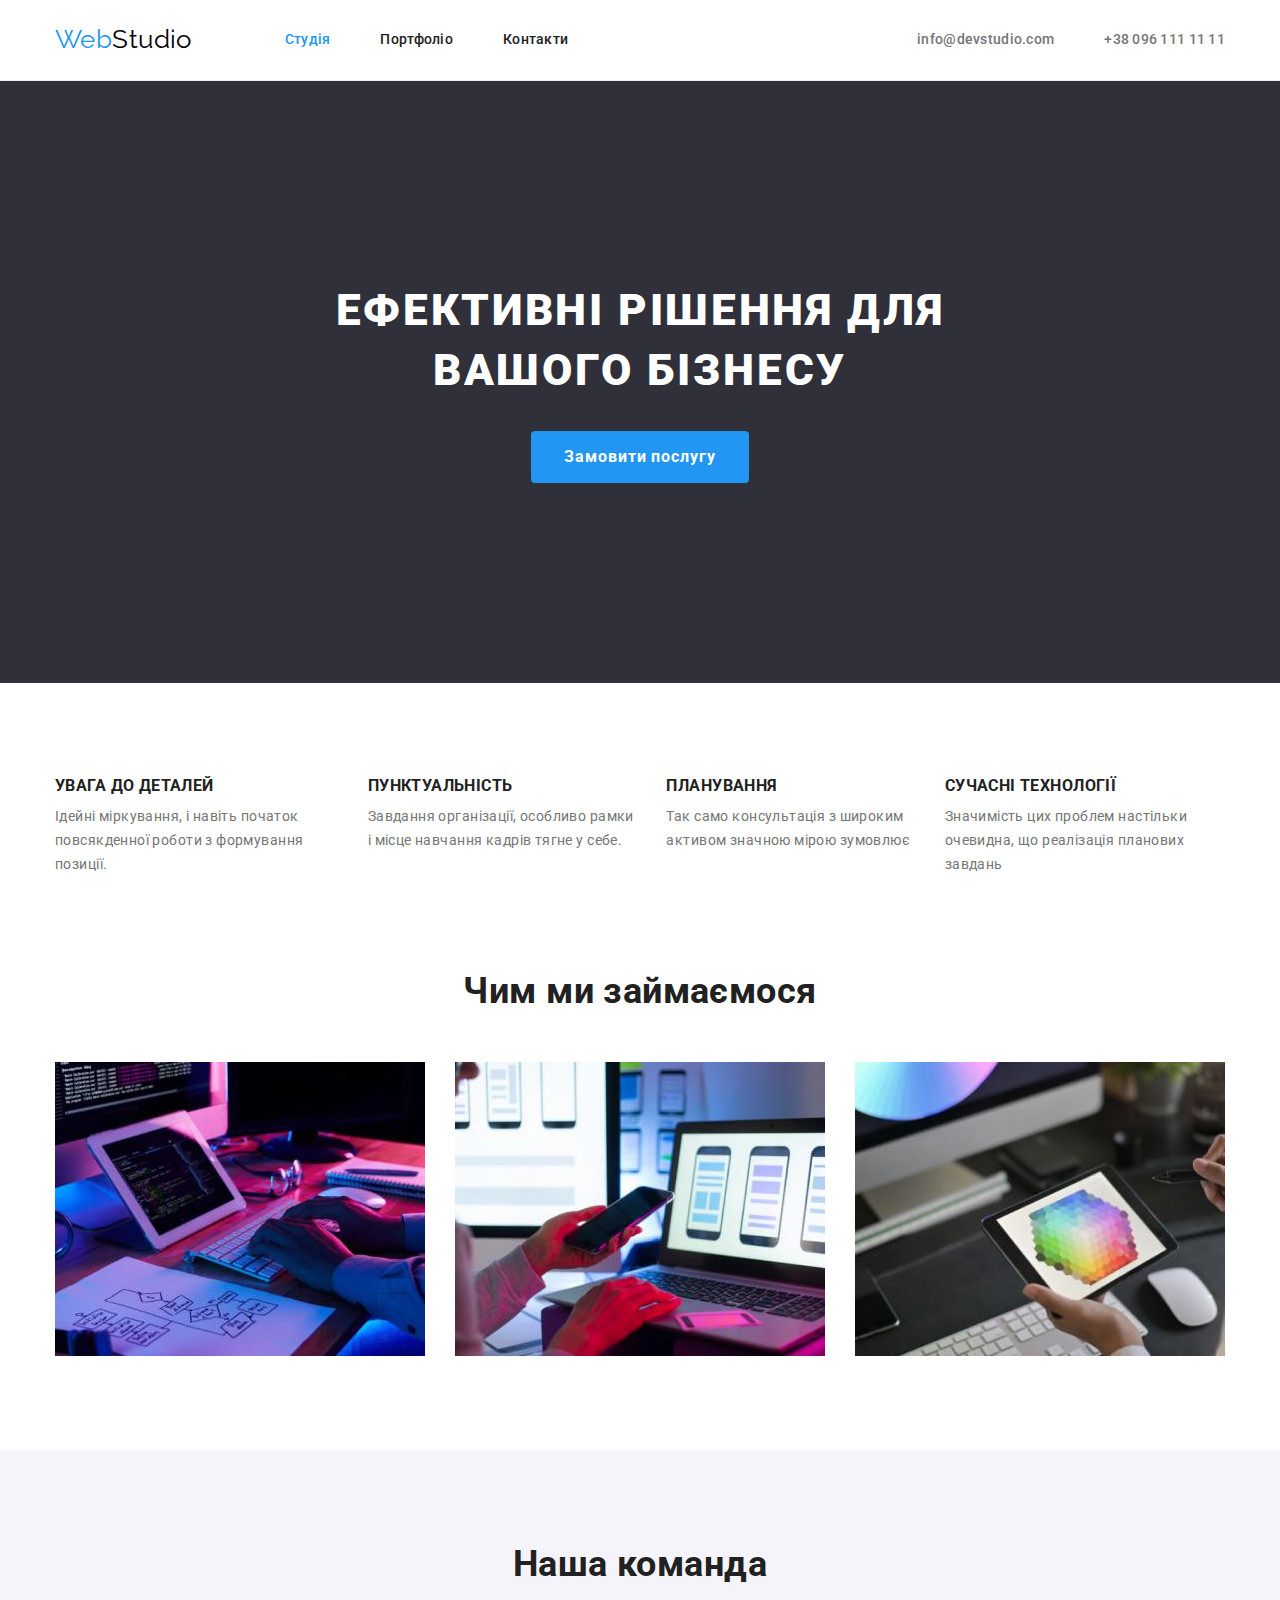
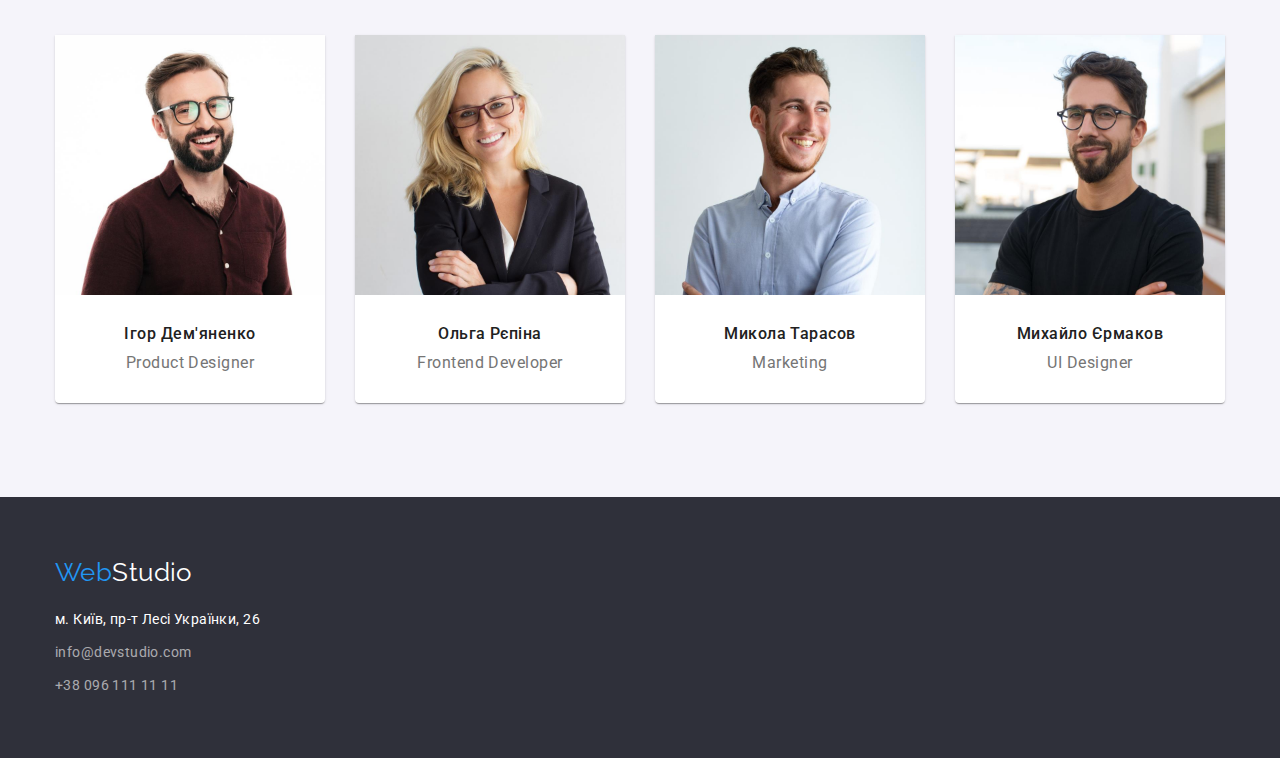
<file: index.html>
<!DOCTYPE html>
<html lang="uk">
    <head>
        <meta charset="UTF-8">
        <meta http-equiv="X-UA-Compatible" content="IE=edge">
        <meta name="viewport" content="width=device-width, initial-scale=1.0">
        <title>WebStudio</title>
        <link href="https://fonts.googleapis.com/css2?family=Raleway:wght@700&family=Roboto:wght@400;500;700;900&display=swap" rel="stylesheet">             
        <link rel="stylesheet" href="https://cdnjs.cloudflare.com/ajax/libs/modern-normalize/1.1.0/modern-normalize.min.css">
        <link rel="stylesheet" href="./css/styles.css" />
    </head>
    <body> 
        <header class="page-header">
            <div class="container hd">
                <nav class="nav-hd">
                    <a href="/" class="logo-header">
                        <span class="logo-web">Web</span>Studio
                    </a>
                    <ul class="site-nav list">
                        <li><a href="./index.html" class="link current">Студія</a></li>
                        <li><a href="./portfolio.html" class="link">Портфоліо</a></li>
                        <li><a href="#" class="link">Контакти</a></li>
                    </ul>                  
                </nav>
                <ul class="contact-hd list">
                    <li><a href="mailto:info@devstudio.com" class="contact-link">
                        info@devstudio.com</a></li>
                    <li><a href="tel:+380961111111" class="contact-link">
                        +38 096 111 11 11</a></li>
                </ul>
            </div>             
        </header>
        <main>
            
            <!--Hero-->
            <section class="section hero">
                <div class="container">
                    <h1 class="hero-title">Ефективні рішення для вашого бізнесу</h1>
                    <button class="button primary">Замовити послугу</button>
                </div>                
            </section>
            
            <!--Переваги компанії-->
            <section class="section benefits">
                <div class="container benefits">
                    <h2 hidden>Наші переваги</h2>
                    <ul class="benefits list">
                        <li>
                            <h3 class="section-list-title">УВАГА ДО ДЕТАЛЕЙ</h3>
                            <p>
                                Ідейні міркування, і навіть початок повсякденної роботи з формування позиції.
                            </p>
                        </li>
                        <li>
                            <h3 class="section-list-title">ПУНКТУАЛЬНІСТЬ</h3>
                            <p>
                                Завдання організації, особливо рамки і місце навчання кадрів тягне у себе.
                            </p>
                        </li>
                        <li>
                            <h3 class="section-list-title">ПЛАНУВАННЯ</h3>
                            <p>
                                Так само консультація з широким активом значною мірою зумовлює
                            </p>
                        </li>
                        <li>
                            <h3 class="section-list-title">СУЧАСНІ ТЕХНОЛОГІЇ</h3>
                            <p>
                                Значимість цих проблем настільки очевидна, що реалізація планових завдань
                            </p>
                        </li>
                    </ul>                
                </div>                
            </section>

            <!--Чим ми займаємось-->
            <section class="section-ocupation">
                <div class="container ocupation">
                    <h2 class="section-title ocupation">Чим ми займаємося</h2>
                    <ul class="ocupation list">
                        <li><img src="./images/box1.jpg" alt="Людина працює за клавіатурою" width="370"></li>
                        <li><img src="./images/box2.jpg" alt="Людина працює на телефоні і компьютері" width="370"></li>
                        <li><img src="./images/box3.jpg" alt="Людина працює на планшеті" width="370"></li>
                    </ul>
                </div>                
            </section>

            <!--Наша команда-->
            <section class="section-comand">
                <div class="container">
                    <h2 class="section-title comand">Наша команда</h2>
                    <ul class="flax-container-comand list">
                        <li class="card-comand">
                            <img src="./images/Igor.jpg" alt="фото Ігор Дем'яненко" width="270">
                            <div class="meta-comand">
                                <h3 class="section-name">Ігор Дем'яненко</h3>
                                <p class="profession">Product Designer</p>
                            </div>                
                        </li>
                        <li class="card-comand">
                            <img src="./images/Olga.jpg" alt="фото Ольга Рєпіна" width="270">
                            <div class="meta-comand">
                                <h3 class="section-name">Ольга Рєпіна</h3>
                                <p class="profession">Frontend Developer</p>
                            </div>                
                        </li>
                        <li class="card-comand">
                            <img src="./images/Mykola.jpg" alt="фото Микола Тарасов" width="270">
                            <div class="meta-comand">
                                <h3 class="section-name">Микола Тарасов</h3>
                                <p class="profession">Marketing</p>
                            </div>                 
                        </li>
                        <li class="card-comand">
                            <img src="./images/Mihajlo.jpg" alt="фото Михайло Єрмаков" width="270">
                            <div class="meta-comand">
                                <h3 class="section-name">Михайло Єрмаков</h3>
                                <p class="profession">UI Designer</p>
                            </div>                 
                        </li>
                    </ul>
                    
                        
                                    
                </div>                            
            </section>
        </main>
        <footer class="footer">
            <div class="container ft">
                <a href="/" class="logo-footer">
                    <span class="logo-web">Web</span>Studio
                </a>
                <address>                
                    <ul class="contact-ft list">
                        <li>
                            <a href="#" class="contact-adr-link">м. Київ, пр-т Лесі Українки, 26</a>
                        </li>
                        <li>
                            <a href="mailto:info@devstudio.com" class="contact-link">info@devstudio.com</a>
                        </li>
                        <li>
                            <a href="tel:+380961111111" class="contact-link">+38 096 111 11 11</a>
                        </li>                    
                    </ul>                
                </address>
            </div>            
        </footer>
    </body>
</html>
</file>
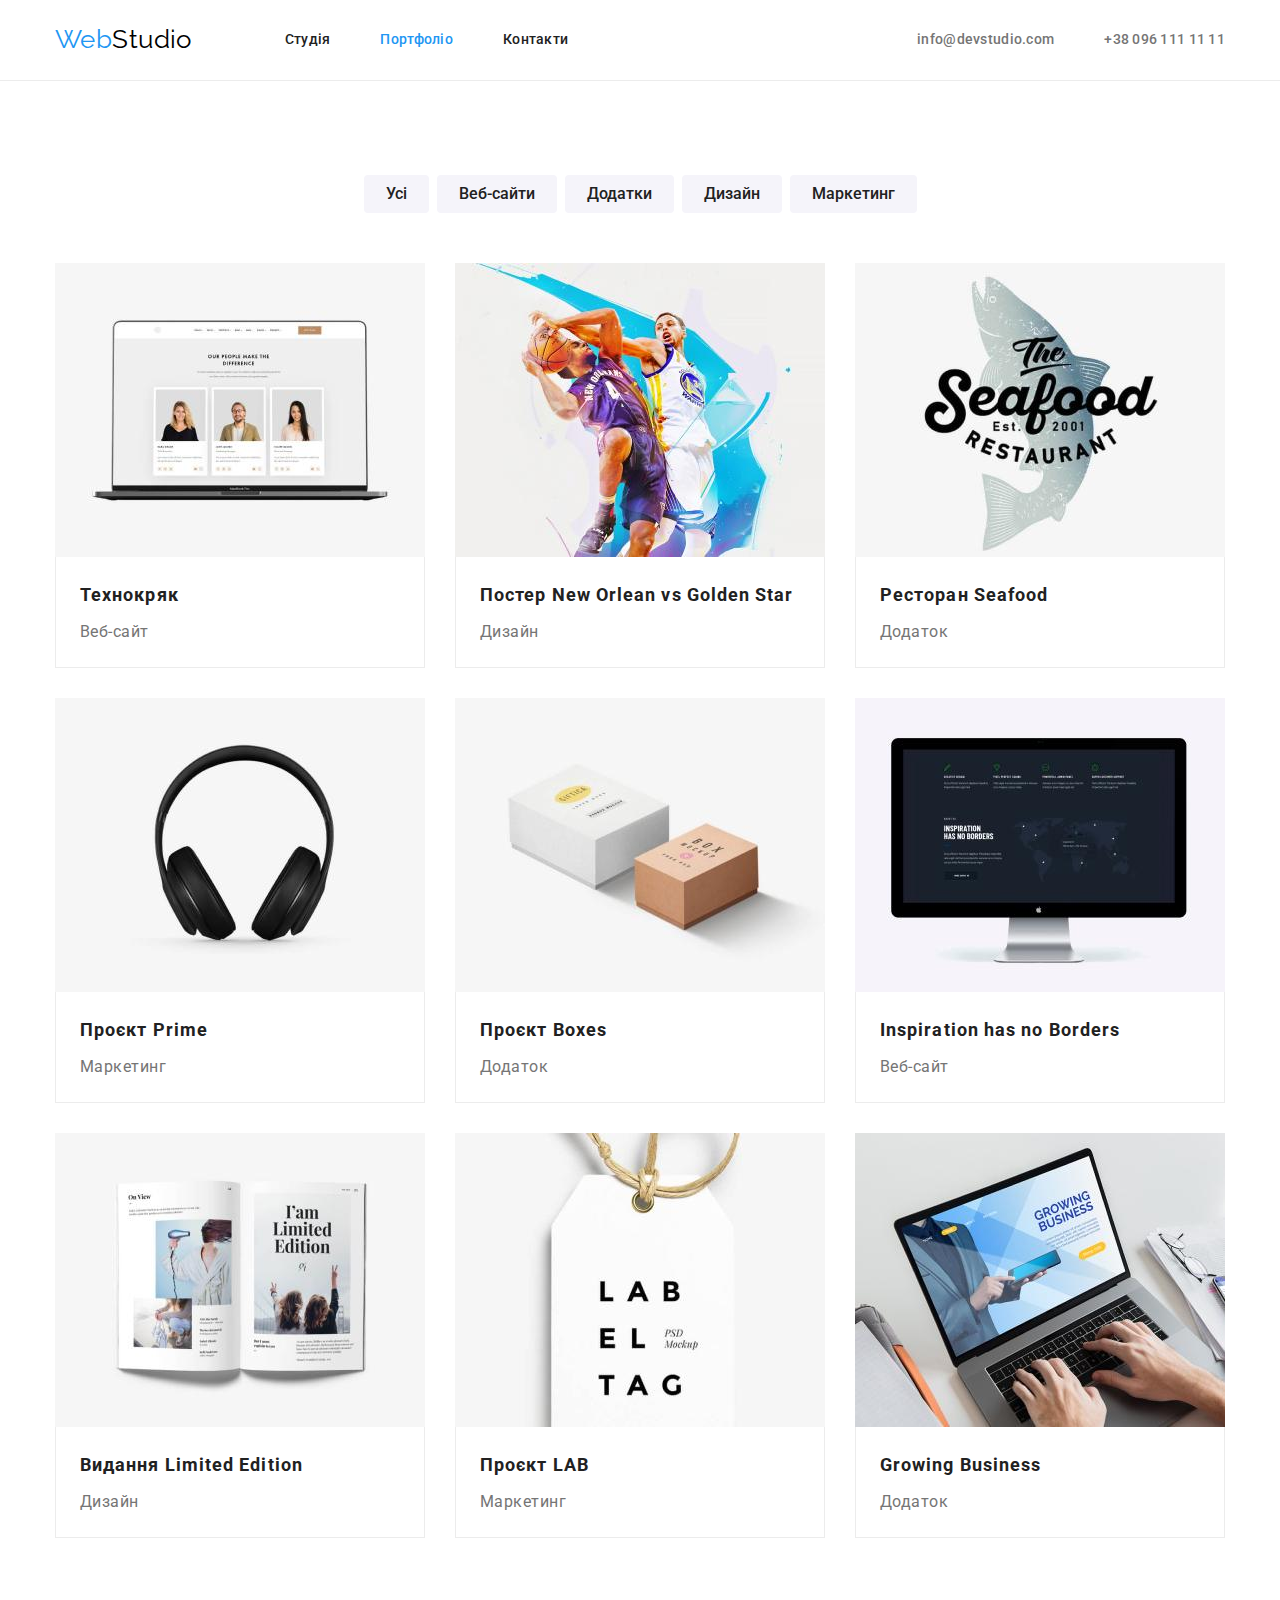
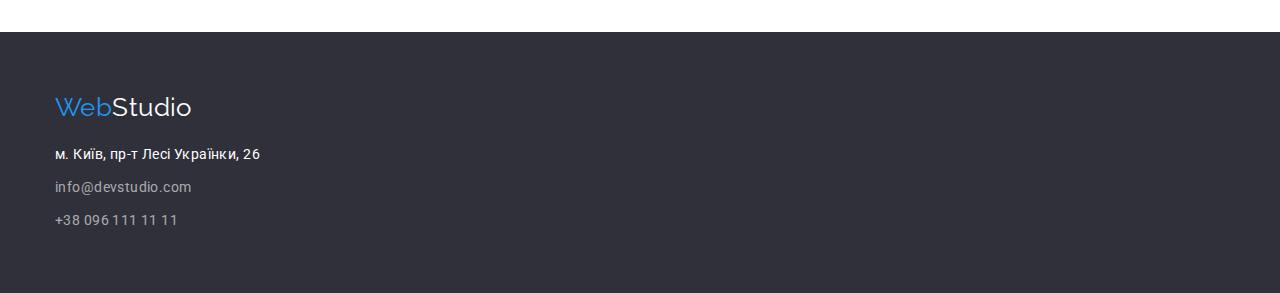
<file: portfolio.html>
<!DOCTYPE html>
<html lang="uk">
    <head>
        <meta charset="UTF-8">
        <meta http-equiv="X-UA-Compatible" content="IE=edge">
        <meta name="viewport" content="width=device-width, initial-scale=1.0">
        <title>WebStudio</title>
        <link href="https://fonts.googleapis.com/css2?family=Raleway:wght@700&family=Roboto:wght@400;500;700;900&display=swap" rel="stylesheet">             
        <link rel="stylesheet" href="https://cdnjs.cloudflare.com/ajax/libs/modern-normalize/1.1.0/modern-normalize.min.css">
        <link rel="stylesheet" href="./css/styles.css" />
    </head>
    <body>
        <header class="page-header">
            <div class="container hd">
                <nav class="nav-hd">
                    <a href="/" class="logo-header">
                        <span class="logo-web">Web</span>Studio
                    </a>
                    <ul class="site-nav list">
                        <li><a href="./index.html" class="link">Студія</a></li>
                        <li><a href="./portfolio.html" class="link current">Портфоліо</a></li>
                        <li><a href="#" class="link">Контакти</a></li>
                    </ul>                  
                </nav>
                <ul class="contact-hd list">
                    <li><a href="mailto:info@devstudio.com" class="contact-link">
                        info@devstudio.com</a></li>
                    <li><a href="tel:+380961111111" class="contact-link">
                        +38 096 111 11 11</a></li>
                </ul>
            </div>             
        </header>
        <main>

            <!--Навігація робіт--> 

            <section class="work-nav">
                <div class="container work">
                    <h2 hidden>Навігація робіт</h2>
                    <ul class="work-nav list">
                        <li><button class="button-secondary">Усі</button></li>
                        <li><button class="button-secondary">Веб-сайти</button></li>
                        <li><button class="button-secondary">Додатки</button></li>
                        <li><button class="button-secondary">Дизайн</button></li>
                        <li><button class="button-secondary">Маркетинг</button></li>              
                    </ul>
    
                    <!--Приклади робіт-->
    
                    <h2 hidden>Приклади робіт</h2>                    
                        <ul class="examples list">
                                <li class="card">
                                    <img src="./images/Tehnokrak.jpg" alt="Ноутбук з трьома фотографіями" width="370">
                                    <div class="meta">
                                        <h3 class="examples-name">Технокряк</h3>
                                        <p class="examples-type">Веб-сайт</p>
                                    </div>                                                        
                                </li>
                                <li class="card">
                                    <img src="./images/New-Orlean-vs-Golden-Star.jpg" alt="Баскетболісти грають у баскетбол" width="370">
                                    <div class="meta">
                                        <h3 class="examples-name">Постер New Orlean vs Golden Star</h3>
                                        <p class="examples-type">Дизайн</p>
                                    </div> 
                                </li>
                                <li class="card">
                                    <img src="./images/Seafood.jpg" alt="Лого ресторана з рибою" width="370">
                                    <div class="meta">
                                        <h3 class="examples-name">Ресторан Seafood</h3>
                                        <p class="examples-type">Додаток</p> 
                                    </div>               
                                </li>
                                <li class="card">
                                    <img src="./images/Prime-project.jpg" alt="Зображення навушників" width="370">
                                    <div class="meta">
                                        <h3 class="examples-name">Проєкт Prime</h3>
                                        <p class="examples-type">Маркетинг</p>
                                    </div>                  
                                </li>
                                <li class="card">
                                    <img src="./images/Boxes.jpg" alt="Дві коробки різного кольору" width="370">
                                    <div class="meta">
                                        <h3 class="examples-name">Проєкт Boxes</h3>
                                        <p class="examples-type">Додаток</p>
                                    </div>                 
                                </li>
                                <li class="card">
                                    <img src="./images/Inspiration-has-no-Borders.jpg" alt="Монітор з темним зображенням сайту" width="370">
                                    <div class="meta">
                                        <h3 class="examples-name">Inspiration has no Borders</h3>
                                        <p class="examples-type">Веб-сайт</p>
                                    </div>                  
                                </li>
                                <li class="card">
                                    <img src="./images/Limited-edition.jpg" alt="Розгорнутий журнал" width="370">
                                    <div class="meta">
                                        <h3 class="examples-name">Видання Limited Edition</h3>
                                        <p class="examples-type">Дизайн</p>
                                    </div>                 
                                </li>
                                <li class="card">
                                    <img src="./images/Lab-project.jpg" alt="Бірка з текстом" width="370">
                                    <div class="meta">
                                        <h3 class="examples-name">Проєкт LAB</h3>
                                        <p class="examples-type">Маркетинг</p>
                                    </div>                  
                                </li>
                                <li class="card">
                                    <img src="./images/Growing-business.jpg" alt="Руки працюють на клавіатурі ноутбука" width="370">
                                    <div class="meta">
                                        <h3 class="examples-name">Growing Business</h3>
                                        <p class="examples-type">Додаток</p>
                                    </div>                 
                                </li>               
                        </ul>                        
                </div>                
            </section>           
        </main>
        <footer class="footer">
            <div class="container ft">
                <a href="/" class="logo-footer">
                    <span class="logo-web">Web</span>Studio
                </a>
                <address>                
                    <ul class="contact-ft list">
                        <li>
                            <a href="#" class="contact-adr-link">м. Київ, пр-т Лесі Українки, 26</a>
                        </li>
                        <li>
                            <a href="mailto:info@devstudio.com" class="contact-link">info@devstudio.com</a>
                        </li>
                        <li>
                            <a href="tel:+380961111111" class="contact-link">+38 096 111 11 11</a>
                        </li>                    
                    </ul>                
                </address>
            </div>            
        </footer>
    </body>
</html>
</file>
<file: css/styles.css>
:root {
    --primary-text-color: #757575;
    --title-text-color: #212121;
    --accent-color: #2196F3;
    --contact-footer-color: rgba(255, 255, 255, 0.6);
    --button-sec-color: #F5F4FA;
    --text-wight: #ffffff;
}

body {
    background-color: white;
    color: var(--primary-text-color);
    font-family: Roboto, Calibri, sans-serif;
    font-weight: 400;
    font-size: 14px;
    line-height: 1.71;
    letter-spacing: 0.03em;
}

h1, h2, h3, h4, h5, h6, p, ul {
    margin: 0;
	padding: 0;
	border: 0;
}

img {
    display: block;
    max-width: 100%;
    height: auto;
}

.list {
    padding: 0;
    margin: 0;
    list-style: none;
}

.container {
    width: 1200px;
    padding: 0 15px;
    margin: 0 auto;
}

/* Header */

.page-header {    
    padding-top: 24px;
    padding-bottom: 25px;
    border-bottom: 1px solid #ECECEC;
}

.hd {
    display: flex;
    align-items: center;
}

.nav-hd {
    display: flex;
    align-items: center;
}

/* Logo */

.logo-header {
    font-family: Raleway, cursive;
    font-size: 26px;
    line-height: 1.2;
    color: #000000;
    text-decoration: none
}

.logo-web {
    font-family: Raleway, cursive;
    font-size: 26px;
    line-height: 1.2;
    color: var(--accent-color);
}

/* Site nav */

.site-nav {
    display: flex;
    margin-left: 93px;
}

.site-nav li + li {
    margin-left: 50px;
}

.site-nav .link {
    color: var(--title-text-color);
    font-weight: 500;
    line-height: 1.14;
    letter-spacing: 0.02em;
    text-decoration: none
}

.site-nav .link:hover, 
.site-nav .link:focus,
.contact-hd .contact-link:hover,
.contact-hd .contact-link:focus {
    color: var(--accent-color);
}

.site-nav .link.current {
    color: var(--accent-color);
}

/* Contact header*/

.contact-hd .contact-link {
    color: var(--primary-text-color);
    font-weight: 500;
    line-height: 1.14;
    letter-spacing: 0.02em;
    text-decoration: none
}

.contact-hd {
    display: flex;
    margin-left: auto;
}

.contact-hd li + li {
    margin-left: 50px;
}

/* Hero */

.container.hero {
    padding: 0;

}

.hero {
    text-align: center;
    padding-top: 200px;
    padding-bottom: 200px;
}

.hero,
.footer {
    background-color: #2F303A;
}

.hero-title {
    width: 696px;
    padding: 0;
    margin: auto;
    margin-bottom: 30px;
    
    color: #FFFFFF;
    font-weight: 900;
    font-size: 44px;
    line-height: 1.36;
    letter-spacing: 0.06em;
    text-transform: uppercase;
}

/* Button */

.button {

}

.button.primary {
    border-radius: 4px;
    padding: 10px 32px;
    border: 1px solid transparent;

    color: white;
    background-color: var(--accent-color);
    font-weight: 700;
    font-size: 16px;
    line-height: 1.87;
    letter-spacing: 0.06em;
    cursor: pointer;
}

.button-secondary {
    border-radius: 4px;
    padding: 6px 22px;
    border: none;
   
    color: var(--title-text-color);
    background-color: var(--button-sec-color);
    font-weight: 500;
    font-size: 16px;
    line-height: 1.62;
    cursor: pointer;
}

.button-secondary:hover,
.button-secondary:focus {
    color: var(--text-wight);
    background: var(--accent-color);
}

/* Page */

.list p {
    margin: 0;
}


/* Benefits */

.section.benefits {
    padding-top: 94px;
    padding-bottom: 94px;
}

.benefits.list {
    display: flex;
}

.benefits.list li + li {
    margin-left: 30px;
}

.section-list-title {
    margin: 0;
    margin-bottom: 10px;
    color: var(--title-text-color);
    font-weight: 700;
    line-height: 1.14;
    
}

/* Ocupation */

.section-ocupation {
    padding-bottom: 94px;
}

.section-title {
    margin: 0;
    margin-bottom: 50px;
    color: var(--title-text-color);
    font-weight: 700;
    line-height: 1.14;

    font-size: 36px;
}

.ocupation {
    text-align: center;
}

.ocupation.list {
    display: flex;
}

.ocupation.list li + li {
    margin-left: 30px;
}

/* Comand */

.section-comand {
    padding-top: 94px;
    padding-bottom: 94px;

    background-color: #F5F4FA;
}

.comand {
    text-align: center;
}

.flax-container-comand {
    display: flex;
}

.card-comand {
    width: 270px;    
    border-radius: 0 0 4px 4px;
    box-shadow: 0px 2px 1px -1px rgba(0, 0, 0, 0.2),
    0px 1px 1px 0px rgba(0, 0, 0, 0.14), 0px 1px 3px 0px rgba(0, 0, 0, 0.12);
    
    background: #ffffff;
}

.flax-container-comand.list li + li {
    margin-left: 30px;
}

.meta-comand {
    text-align: center;
    padding: 30px 0;
}

.section-name {
    margin: 0;
    margin-bottom: 10px;
    color: var(--title-text-color);
    font-weight: 500;
    font-size: 16px;
    line-height: 1.18;
    letter-spacing: 0.03em;
}

.profession {
    font-weight: 400;
    font-size: 16px;
    line-height: 1.18;
    letter-spacing: 0.03em;
    margin: 0;
}

/* Footer */

.footer {
    padding-top: 60px;
    padding-bottom: 60px;

}

.logo-footer {
    display: inline-block;
    margin-bottom: 20px;

    font-family: Raleway, cursive;
    font-size: 26px;
    line-height: 1.2;
    color: #FFFFFF;
    text-decoration: none
}

.contact-ft.list li:nth-child(n + 2) {
    margin-top: 9px;
}

.contact-ft {
    font-style: normal;
}

.contact-ft .contact-adr-link {
    color: var(--text-wight);
    text-decoration: none
}

.contact-ft .contact-link {
    color: var(--contact-footer-color);
    text-decoration: none
}

.contact-ft .contact-link:hover,
.contact-ft .contact-link:focus,
.contact-ft .contact-adr-link:hover,
.contact-ft .contact-adr-link:focus {
    color: var(--accent-color);
}

/* Portfolio */

/* Work-nav */

.work-nav {
    padding-top: 94px;
    padding-bottom: 94px;

}

.work-nav.list {
    padding: 0;
    display: flex;
    justify-content: center;
    margin-bottom: 50px;
}

.work-nav.list li + li {
    margin-left: 8px;
}

.examples-name {
    margin: 0 0 4px 0;
    color: var(--title-text-color);
    font-weight: 700;
    font-size: 18px;
    line-height: 2;
    letter-spacing: 0.06em;
}

.examples-type {
    margin: 0;
    font-weight: 400;
    font-size: 16px;
    line-height: 1.87;
    letter-spacing: 0.03em;
}

.examples.list {
    display: flex;
    flex-wrap: wrap;
}

.card {
    display: flex;
    flex-direction: column;
    margin-right: 30px;
    margin-bottom: 30px;
    
    background: #ffffff;
}

.card:nth-child(3n) {
    margin-right: 0;
}

.card:nth-last-child(-n + 3) {
    margin-bottom: 0;
}

.meta {
    padding: 20px 24px;
    border: 1px solid #ECECEC;
    border-top: none;
}
</file>
